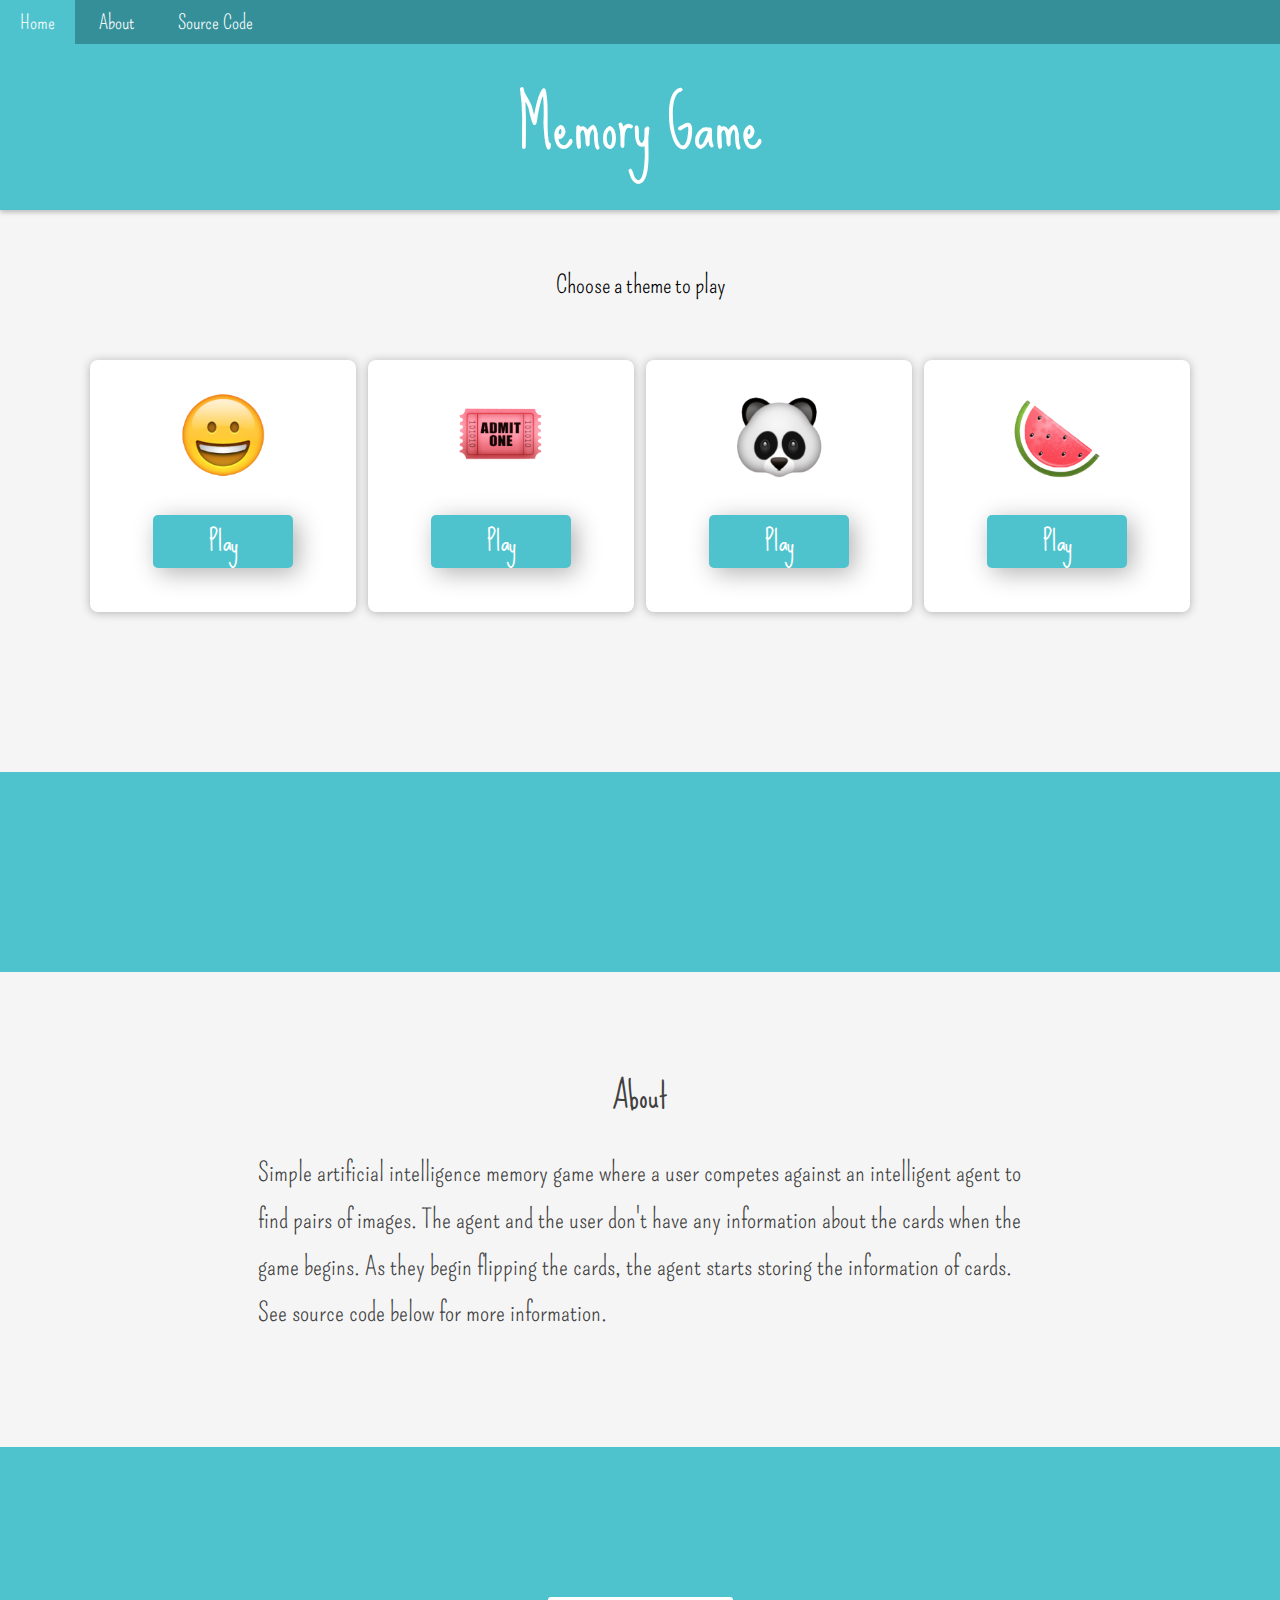
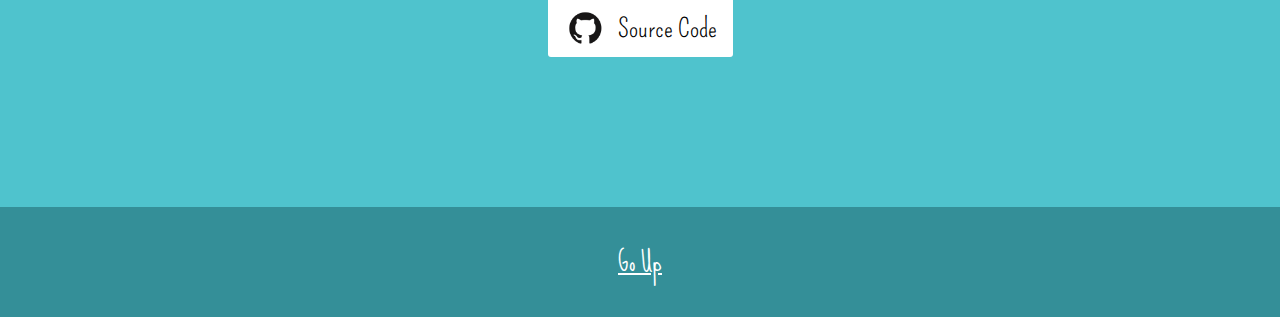
<file: html/index.html>
<!DOCTYPE html>
<html>
<head>
	<!-- a --><script async src="https://www.googletagmanager.com/gtag/js?id=UA-137063116-1"></script><script>window.dataLayer = window.dataLayer || []; function gtag(){dataLayer.push(arguments);} gtag('js', new Date()); gtag('config', 'UA-137063116-1'); </script>
	<meta charset="utf-8">
	<meta name="viewport" content="width=device-with,initial-scale=1">
	<title>Memory Game</title>
	<link rel="stylesheet" type="text/css" href="../css/index.css">
	<link rel="stylesheet" type="text/css" href="../css/index_resp.css">
	<link href="https://fonts.googleapis.com/css?family=Pompiere" rel="stylesheet">
	<link href="https://fonts.googleapis.com/css?family=Sue+Ellen+Francisco" rel="stylesheet">
</head>
<body>
	
	<nav class="nav">
		<div class="nav_item"><a class="nav_link" href="#header_jump">Home</a></div>
		<div class="nav_item"><a class="nav_link" href="#about_jump">About</a></div>
		<div class="nav_item"><a class="nav_link" href="#source_code_jump">Source Code</a></div>
	</nav>

	<header class="header" id="header_jump">
		<div class="header_title">
			<h1 class="header_title_txt">Memory Game</h1>
		</div>
	</header>

	<main class="main">
		<section class="themes">
			<div class="choose_theme">
				<h2 class="choose_theme_txt">Choose a theme to play</h2>
			</div>
			<div class="theme_options">
				<div class="theme_opt" id="theme_opt_1">
					<div class="theme_opt_pic">
						<img class="theme_img" src="../images/home/theme1.png" alt="theme1">
					</div>
					<a class="theme_opt_link" href="../html/theme1.html">
						<div class="theme_opt_button">
							<h4 class="theme_opt_txt">Play</h4>
						</div>
					</a>
				</div>
				<div class="theme_opt" id="theme_opt_2">
					<div class="theme_opt_pic">
						<img class="theme_img" src="../images/home/theme2.png" alt="theme2">
					</div>
					<a class="theme_opt_link" href="../html/theme2.html">
						<div class="theme_opt_button">
							<h4 class="theme_opt_txt">Play</h4>
						</div>
					</a>
				</div>
				<div class="theme_opt" id="theme_opt_3">
					<div class="theme_opt_pic">
						<img class="theme_img" src="../images/home/theme3.png" alt="theme3">
					</div>
					<a class="theme_opt_link" href="../html/theme3.html">
						<div class="theme_opt_button">
							<h4 class="theme_opt_txt">Play</h4>
						</div>
					</a>
				</div>
				<div class="theme_opt" id="theme_opt_4">
					<div class="theme_opt_pic">
						<img class="theme_img" src="../images/home/theme4.png" alt="theme4">
					</div>
					<a class="theme_opt_link" href="../html/theme4.html">
						<div class="theme_opt_button">
							<h4 class="theme_opt_txt">Play</h4>
						</div>
					</a>
				</div>
			</div>
		</section>

		<section class="transparent" >
		</section>

		<section class="about" id="about_jump">
			<div class="about_title">
				<h2 class="about_title_txt">About</h2>
			</div>
			<div class="about_description">
				<p class="about_description_txt">Simple artificial intelligence memory game 
					where a user competes against an intelligent agent to find pairs of images. 
					The agent and the user don't have any information about the cards when the 
					game begins. As they begin flipping the cards, the agent starts storing the 
					information of cards. See source code below for more information.</p>
				<p class="about_description_txt"></p>
			</div>
		</section>

		<section class="source_code" id="source_code_jump">
			<a class="code_link" href="https://github.com/anaavila/ai-memory-game-js">
				<div class="code_button">
					<div class="code_button_pic">
						<img class="code_img" src="../images/home/icon.png" alt="icon">
					</div>
					<div class="code_button_text">
						<h4 class="code_txt">Source Code</h4>
					</div>
				</div>
			</a>
		</section>
	</main>

	<footer class="footer">
		<div class="go_up">
			<a class="go_up_link" href="#header_jump">Go Up</a>
		</div>
	</footer>

</body>
</html>
</file>
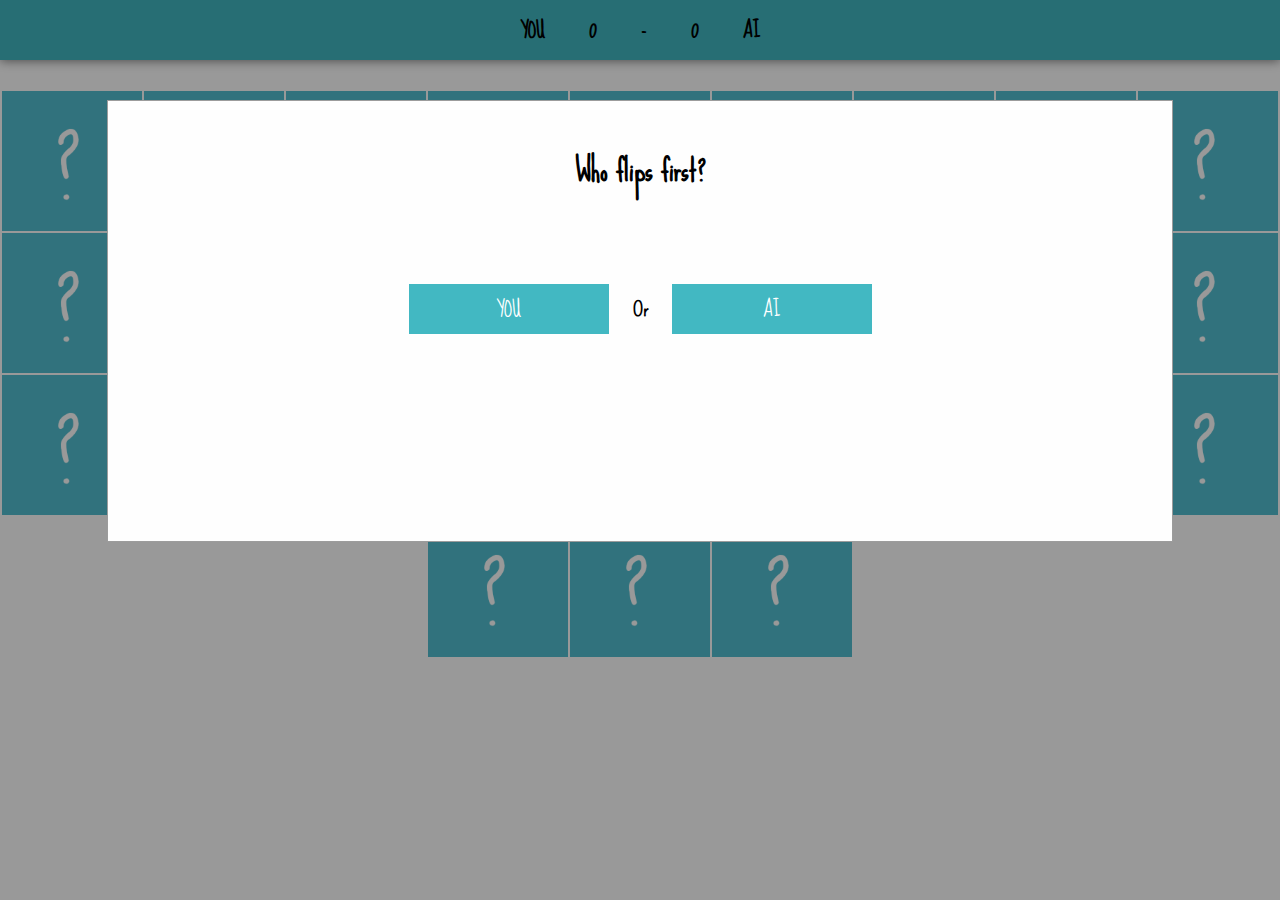
<file: html/theme1.html>
<!DOCTYPE html>
<html>
<head>
	<!-- a --><script async src="https://www.googletagmanager.com/gtag/js?id=UA-137063116-1"></script><script>window.dataLayer = window.dataLayer || []; function gtag(){dataLayer.push(arguments);} gtag('js', new Date()); gtag('config', 'UA-137063116-1'); </script>
	<meta charset="utf-8">
	<meta name="viewport" content="width=device-with,initial-scale=1">
	<title>Playing 30 cards</title>
	<link href="https://fonts.googleapis.com/css?family=Sue+Ellen+Francisco" rel="stylesheet">
	<link href="https://fonts.googleapis.com/css?family=Pompiere" rel="stylesheet">
	<link rel="stylesheet" type="text/css" href="../css/theme.css">
	<link rel="stylesheet" type="text/css" href="../css/theme_resp.css">
</head>
<body>
	<section class="scoring">
		<div class="scoring_info">
			<h4 class="scoring_info_txt" id="turn_user">YOU</h4>
			<h4 class="scoring_info_txt" id="score_user">0</h4>
			<h4 class="scoring_info_txt">-</h4>
			<h4 class="scoring_info_txt" id="score_ai">0</h4>
			<h4 class="scoring_info_txt" id="turn_ai">AI</h4>
		</div>
	</section>

	<section class="cards">
		<div class="card_pos">
		    <img class="card_img" id="pos1" src="../images/theme1/icons/back.png" alt="card image" onclick="userClicksImage('pos1')">
		</div>
		<div class="card_pos">
		    <img class="card_img" id="pos2" src="../images/theme1/icons/back.png" alt="card image" onclick="userClicksImage('pos2')">
		</div>
		<div class="card_pos">
		    <img class="card_img" id="pos3" src="../images/theme1/icons/back.png" alt="card image" onclick="userClicksImage('pos3')">
		</div>
		<div class="card_pos">
		    <img class="card_img" id="pos4" src="../images/theme1/icons/back.png" alt="card image" onclick="userClicksImage('pos4')">
		</div>
		<div class="card_pos">
		    <img class="card_img" id="pos5" src="../images/theme1/icons/back.png" alt="card image" onclick="userClicksImage('pos5')">
		</div>
		<div class="card_pos">
		    <img class="card_img" id="pos6" src="../images/theme1/icons/back.png" alt="card image" onclick="userClicksImage('pos6')">
		</div>
		<div class="card_pos">
		    <img class="card_img" id="pos7" src="../images/theme1/icons/back.png" alt="card image" onclick="userClicksImage('pos7')">
		</div>
		<div class="card_pos">
		    <img class="card_img" id="pos8" src="../images/theme1/icons/back.png" alt="card image" onclick="userClicksImage('pos8')">
		</div>
		<div class="card_pos">
		    <img class="card_img" id="pos9" src="../images/theme1/icons/back.png" alt="card image" onclick="userClicksImage('pos9')">
		</div>
		<div class="card_pos">
		    <img class="card_img" id="pos10" src="../images/theme1/icons/back.png" alt="card image" onclick="userClicksImage('pos10')">
		</div>
		<div class="card_pos">
		    <img class="card_img" id="pos11" src="../images/theme1/icons/back.png" alt="card image" onclick="userClicksImage('pos11')">
		</div>
		<div class="card_pos">
		    <img class="card_img" id="pos12" src="../images/theme1/icons/back.png" alt="card image" onclick="userClicksImage('pos12')">
		</div>
		<div class="card_pos">
		    <img class="card_img" id="pos13" src="../images/theme1/icons/back.png" alt="card image" onclick="userClicksImage('pos13')">
		</div>
		<div class="card_pos">
		    <img class="card_img" id="pos14" src="../images/theme1/icons/back.png" alt="card image" onclick="userClicksImage('pos14')">
		</div>
		<div class="card_pos">
		    <img class="card_img" id="pos15" src="../images/theme1/icons/back.png" alt="card image" onclick="userClicksImage('pos15')">
		</div>
		<div class="card_pos">
		    <img class="card_img" id="pos16" src="../images/theme1/icons/back.png" alt="card image" onclick="userClicksImage('pos16')">
		</div>
		<div class="card_pos">
		    <img class="card_img" id="pos17" src="../images/theme1/icons/back.png" alt="card image" onclick="userClicksImage('pos17')">
		</div>
		<div class="card_pos">
		    <img class="card_img" id="pos18" src="../images/theme1/icons/back.png" alt="card image" onclick="userClicksImage('pos18')">
		</div>
		<div class="card_pos">
		    <img class="card_img" id="pos19" src="../images/theme1/icons/back.png" alt="card image" onclick="userClicksImage('pos19')">
		</div>
		<div class="card_pos">
		    <img class="card_img" id="pos20" src="../images/theme1/icons/back.png" alt="card image" onclick="userClicksImage('pos20')">
		</div>
		<div class="card_pos">
		    <img class="card_img" id="pos21" src="../images/theme1/icons/back.png" alt="card image" onclick="userClicksImage('pos21')">
		</div>
		<div class="card_pos">
		    <img class="card_img" id="pos22" src="../images/theme1/icons/back.png" alt="card image" onclick="userClicksImage('pos22')">
		</div>
		<div class="card_pos">
		    <img class="card_img" id="pos23" src="../images/theme1/icons/back.png" alt="card image" onclick="userClicksImage('pos23')">
		</div>
		<div class="card_pos">
		    <img class="card_img" id="pos24" src="../images/theme1/icons/back.png" alt="card image" onclick="userClicksImage('pos24')">
		</div>
		<div class="card_pos">
		    <img class="card_img" id="pos25" src="../images/theme1/icons/back.png" alt="card image" onclick="userClicksImage('pos25')">
		</div>
		<div class="card_pos">
		    <img class="card_img" id="pos26" src="../images/theme1/icons/back.png" alt="card image" onclick="userClicksImage('pos26')">
		</div>
		<div class="card_pos">
		    <img class="card_img" id="pos27" src="../images/theme1/icons/back.png" alt="card image" onclick="userClicksImage('pos27')">
		</div>
		<div class="card_pos">
		    <img class="card_img" id="pos28" src="../images/theme1/icons/back.png" alt="card image" onclick="userClicksImage('pos28')">
		</div>
		<div class="card_pos">
		    <img class="card_img" id="pos29" src="../images/theme1/icons/back.png" alt="card image" onclick="userClicksImage('pos29')">
		</div>
		<div class="card_pos">
		    <img class="card_img" id="pos30" src="../images/theme1/icons/back.png" alt="card image" onclick="userClicksImage('pos30')">
		</div>
	</section>

	<section class="game_modal" id="start_game_modal">
		<div class="modal_content" id="start_modal_content">
			<div class="lettering" id="start_lettering">
				<h2 class="lettering_txt" id="start_lettering_txt">Who flips first?</h2>
			</div>
			<div class="start_options">
				<div class="start_opt">
					<button class="button" id="button_user" onclick="startingGameModal('user')">YOU</button>
				</div>
				<div class="start_opt">
					<h2 class="or_txt">Or</h2>
				</div>
				<div class="start_opt">
					<button class="button" id="button_ai" onclick="startingGameModal('ai')">AI</button>
				</div>
			</div>
		</div>
	</section>

	<section class="game_modal" id="end_game_modal">
		<div class="modal_content" id="end_modal_content">
			<div class="lettering" id="end_lettering">
				<h2 class="lettering_txt" id="end_lettering_txt">You Won or You Lost</h2>
			</div>
			<div class="scoring_modal">
				<div class="scoring_content">
					<h4 class="scoring_content_txt" id="score_user_txt">YOU</h4>
				</div>
				<div class="scoring_content">
					<h4 class="scoring_content_txt" id="final_score_user">user score</h4>
				</div>
				<div class="scoring_content">
					<h4 class="scoring_content_txt" id="score_separator">-</h4>
				</div>
				<div class="scoring_content">
					<h4 class="scoring_content_txt" id="final_score_ai">ai score</h4>
				</div>
				<div class="scoring_content">
					<h4 class="scoring_content_txt" id="score_ai_txt">AI</h4>
				</div>
			</div>
			<div class="end_options">
				<div class="end_opt">
					<a href="theme1.html" class="button" id="play_again">Play Again</a>
				</div>
				<div class="end_opt">
					<a href="index.html" class="button" id="back_home">Home</a>
				</div>
			</div>
		</div>
	</section>

	<script>var theme = "theme1";</script>
	<script src="../game.js"></script>
</body>
</html>
</file>
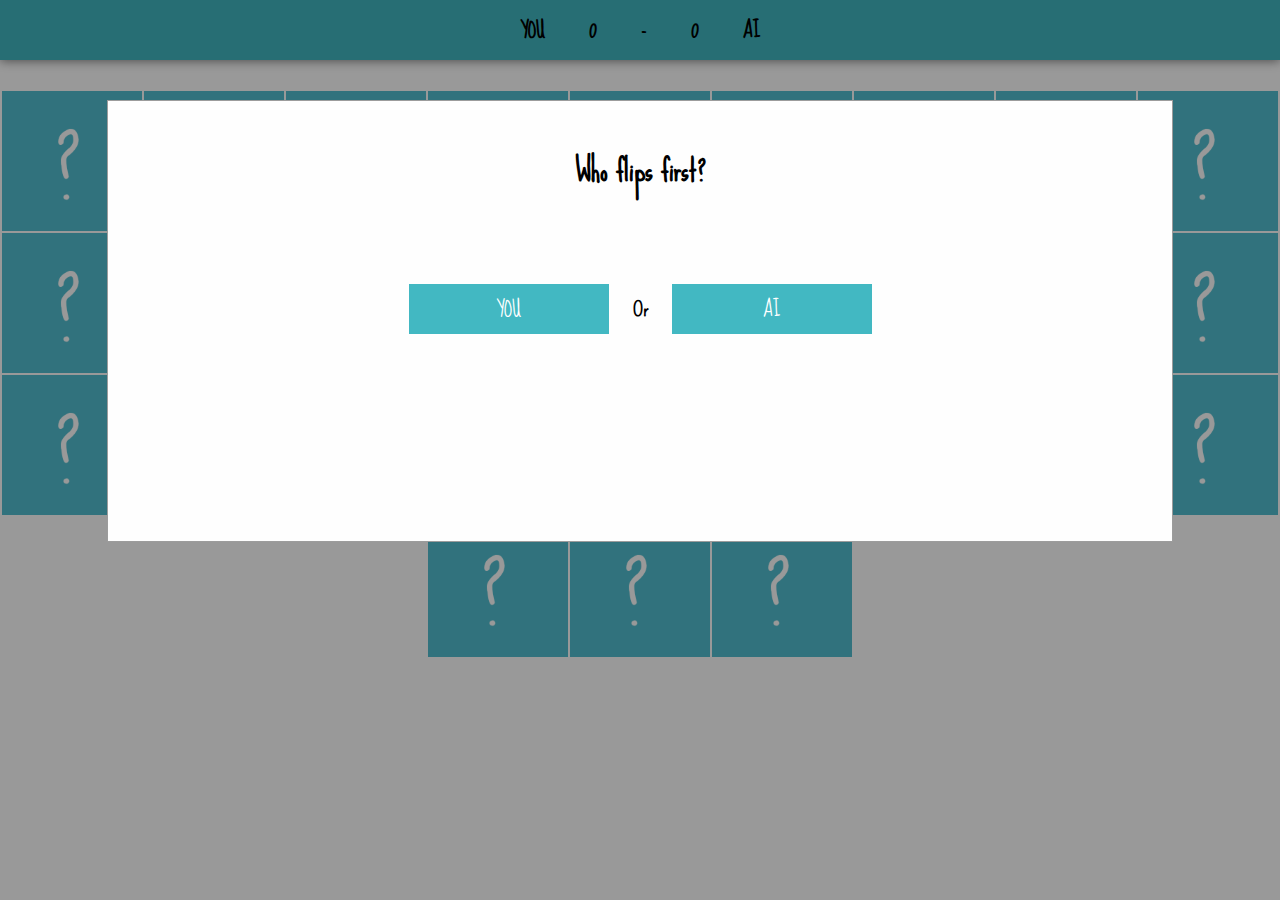
<file: html/theme2.html>
<!DOCTYPE html>
<html>
<head>
	<!-- a --><script async src="https://www.googletagmanager.com/gtag/js?id=UA-137063116-1"></script><script>window.dataLayer = window.dataLayer || []; function gtag(){dataLayer.push(arguments);} gtag('js', new Date()); gtag('config', 'UA-137063116-1'); </script>
	<meta charset="utf-8">
	<meta name="viewport" content="width=device-with,initial-scale=1">
	<title>Playing 30 cards</title>
	<link href="https://fonts.googleapis.com/css?family=Sue+Ellen+Francisco" rel="stylesheet">
	<link href="https://fonts.googleapis.com/css?family=Pompiere" rel="stylesheet">
	<link rel="stylesheet" type="text/css" href="../css/theme.css">
	<link rel="stylesheet" type="text/css" href="../css/theme_resp.css">
</head>
<body>
	<section class="scoring">
		<div class="scoring_info">
			<h4 class="scoring_info_txt" id="turn_user">YOU</h4>
			<h4 class="scoring_info_txt" id="score_user">0</h4>
			<h4 class="scoring_info_txt">-</h4>
			<h4 class="scoring_info_txt" id="score_ai">0</h4>
			<h4 class="scoring_info_txt" id="turn_ai">AI</h4>
		</div>
	</section>

	<section class="cards">
		<div class="card_pos">
		    <img class="card_img" id="pos1" src="../images/theme2/icons/back.png" alt="card image" onclick="userClicksImage('pos1')">
		</div>
		<div class="card_pos">
		    <img class="card_img" id="pos2" src="../images/theme2/icons/back.png" alt="card image" onclick="userClicksImage('pos2')">
		</div>
		<div class="card_pos">
		    <img class="card_img" id="pos3" src="../images/theme2/icons/back.png" alt="card image" onclick="userClicksImage('pos3')">
		</div>
		<div class="card_pos">
		    <img class="card_img" id="pos4" src="../images/theme2/icons/back.png" alt="card image" onclick="userClicksImage('pos4')">
		</div>
		<div class="card_pos">
		    <img class="card_img" id="pos5" src="../images/theme2/icons/back.png" alt="card image" onclick="userClicksImage('pos5')">
		</div>
		<div class="card_pos">
		    <img class="card_img" id="pos6" src="../images/theme2/icons/back.png" alt="card image" onclick="userClicksImage('pos6')">
		</div>
		<div class="card_pos">
		    <img class="card_img" id="pos7" src="../images/theme2/icons/back.png" alt="card image" onclick="userClicksImage('pos7')">
		</div>
		<div class="card_pos">
		    <img class="card_img" id="pos8" src="../images/theme2/icons/back.png" alt="card image" onclick="userClicksImage('pos8')">
		</div>
		<div class="card_pos">
		    <img class="card_img" id="pos9" src="../images/theme2/icons/back.png" alt="card image" onclick="userClicksImage('pos9')">
		</div>
		<div class="card_pos">
		    <img class="card_img" id="pos10" src="../images/theme2/icons/back.png" alt="card image" onclick="userClicksImage('pos10')">
		</div>
		<div class="card_pos">
		    <img class="card_img" id="pos11" src="../images/theme2/icons/back.png" alt="card image" onclick="userClicksImage('pos11')">
		</div>
		<div class="card_pos">
		    <img class="card_img" id="pos12" src="../images/theme2/icons/back.png" alt="card image" onclick="userClicksImage('pos12')">
		</div>
		<div class="card_pos">
		    <img class="card_img" id="pos13" src="../images/theme2/icons/back.png" alt="card image" onclick="userClicksImage('pos13')">
		</div>
		<div class="card_pos">
		    <img class="card_img" id="pos14" src="../images/theme2/icons/back.png" alt="card image" onclick="userClicksImage('pos14')">
		</div>
		<div class="card_pos">
		    <img class="card_img" id="pos15" src="../images/theme2/icons/back.png" alt="card image" onclick="userClicksImage('pos15')">
		</div>
		<div class="card_pos">
		    <img class="card_img" id="pos16" src="../images/theme2/icons/back.png" alt="card image" onclick="userClicksImage('pos16')">
		</div>
		<div class="card_pos">
		    <img class="card_img" id="pos17" src="../images/theme2/icons/back.png" alt="card image" onclick="userClicksImage('pos17')">
		</div>
		<div class="card_pos">
		    <img class="card_img" id="pos18" src="../images/theme2/icons/back.png" alt="card image" onclick="userClicksImage('pos18')">
		</div>
		<div class="card_pos">
		    <img class="card_img" id="pos19" src="../images/theme2/icons/back.png" alt="card image" onclick="userClicksImage('pos19')">
		</div>
		<div class="card_pos">
		    <img class="card_img" id="pos20" src="../images/theme2/icons/back.png" alt="card image" onclick="userClicksImage('pos20')">
		</div>
		<div class="card_pos">
		    <img class="card_img" id="pos21" src="../images/theme2/icons/back.png" alt="card image" onclick="userClicksImage('pos21')">
		</div>
		<div class="card_pos">
		    <img class="card_img" id="pos22" src="../images/theme2/icons/back.png" alt="card image" onclick="userClicksImage('pos22')">
		</div>
		<div class="card_pos">
		    <img class="card_img" id="pos23" src="../images/theme2/icons/back.png" alt="card image" onclick="userClicksImage('pos23')">
		</div>
		<div class="card_pos">
		    <img class="card_img" id="pos24" src="../images/theme2/icons/back.png" alt="card image" onclick="userClicksImage('pos24')">
		</div>
		<div class="card_pos">
		    <img class="card_img" id="pos25" src="../images/theme2/icons/back.png" alt="card image" onclick="userClicksImage('pos25')">
		</div>
		<div class="card_pos">
		    <img class="card_img" id="pos26" src="../images/theme2/icons/back.png" alt="card image" onclick="userClicksImage('pos26')">
		</div>
		<div class="card_pos">
		    <img class="card_img" id="pos27" src="../images/theme2/icons/back.png" alt="card image" onclick="userClicksImage('pos27')">
		</div>
		<div class="card_pos">
		    <img class="card_img" id="pos28" src="../images/theme2/icons/back.png" alt="card image" onclick="userClicksImage('pos28')">
		</div>
		<div class="card_pos">
		    <img class="card_img" id="pos29" src="../images/theme2/icons/back.png" alt="card image" onclick="userClicksImage('pos29')">
		</div>
		<div class="card_pos">
		    <img class="card_img" id="pos30" src="../images/theme2/icons/back.png" alt="card image" onclick="userClicksImage('pos30')">
		</div>
	</section>

	<section class="game_modal" id="start_game_modal">
		<div class="modal_content" id="start_modal_content">
			<div class="lettering" id="start_lettering">
				<h2 class="lettering_txt" id="start_lettering_txt">Who flips first?</h2>
			</div>
			<div class="start_options">
				<div class="start_opt">
					<button class="button" id="button_user" onclick="startingGameModal('user')">YOU</button>
				</div>
				<div class="start_opt">
					<h2 class="or_txt">Or</h2>
				</div>
				<div class="start_opt">
					<button class="button" id="button_ai" onclick="startingGameModal('ai')">AI</button>
				</div>
			</div>
		</div>
	</section>

	<section class="game_modal" id="end_game_modal">
		<div class="modal_content" id="end_modal_content">
			<div class="lettering" id="end_lettering">
				<h2 class="lettering_txt" id="end_lettering_txt">You Won or You Lost</h2>
			</div>
			<div class="scoring_modal">
				<div class="scoring_content">
					<h4 class="scoring_content_txt" id="score_user_txt">YOU</h4>
				</div>
				<div class="scoring_content">
					<h4 class="scoring_content_txt" id="final_score_user">user score</h4>
				</div>
				<div class="scoring_content">
					<h4 class="scoring_content_txt" id="score_separator">-</h4>
				</div>
				<div class="scoring_content">
					<h4 class="scoring_content_txt" id="final_score_ai">ai score</h4>
				</div>
				<div class="scoring_content">
					<h4 class="scoring_content_txt" id="score_ai_txt">AI</h4>
				</div>
			</div>
			<div class="end_options">
				<div class="end_opt">
					<a href="theme2.html" class="button" id="play_again">Play Again</a>
				</div>
				<div class="end_opt">
					<a href="index.html" class="button" id="back_home">Home</a>
				</div>
			</div>
		</div>
	</section>

	<script>var theme = "theme2";</script>
	<script src="../game.js"></script>
</body>
</html>
</file>
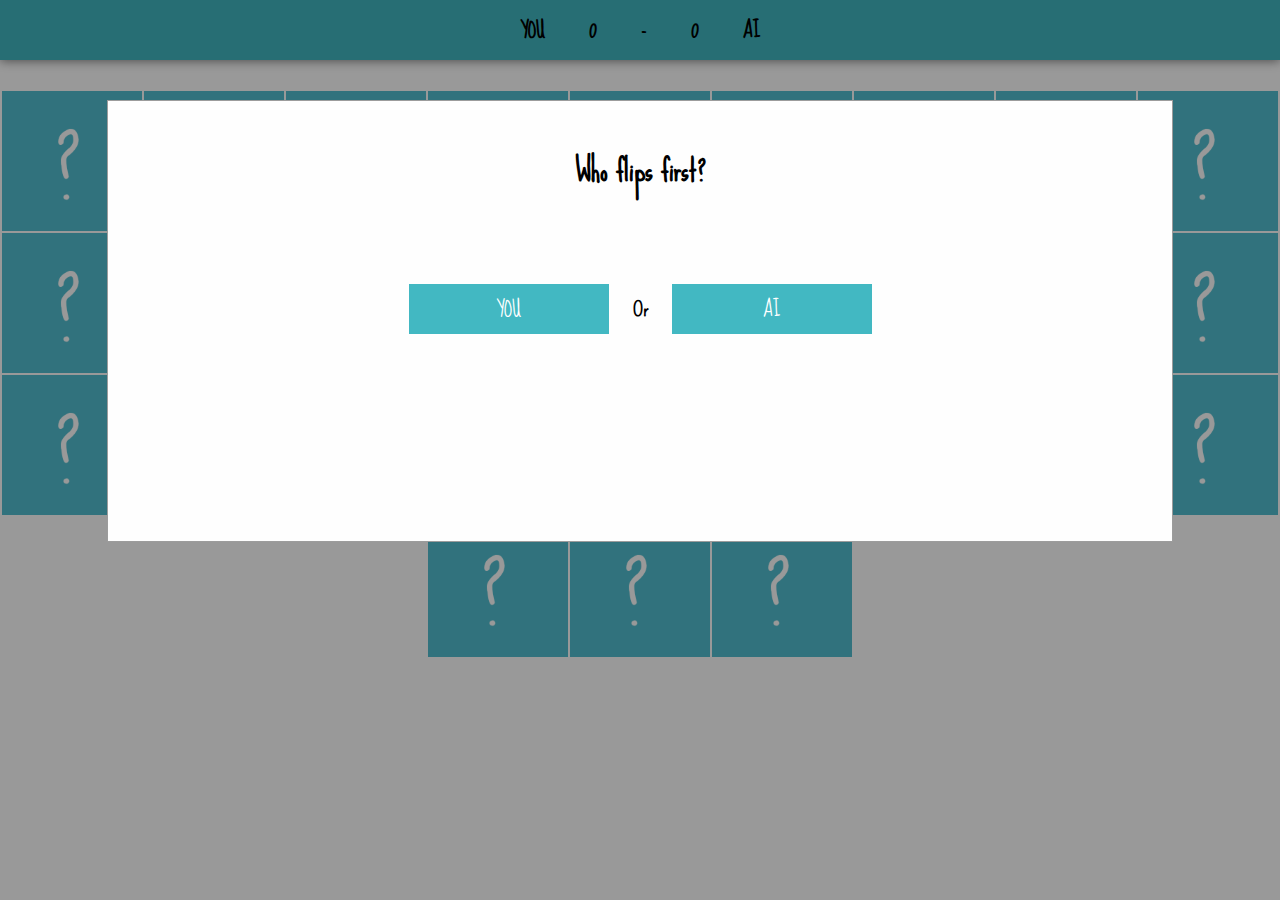
<file: html/theme3.html>
<!DOCTYPE html>
<html>
<head>
	<!-- a --><script async src="https://www.googletagmanager.com/gtag/js?id=UA-137063116-1"></script><script>window.dataLayer = window.dataLayer || []; function gtag(){dataLayer.push(arguments);} gtag('js', new Date()); gtag('config', 'UA-137063116-1'); </script>
	<meta charset="utf-8">
	<meta name="viewport" content="width=device-with,initial-scale=1">
	<title>Playing 30 cards</title>
	<link href="https://fonts.googleapis.com/css?family=Sue+Ellen+Francisco" rel="stylesheet">
	<link href="https://fonts.googleapis.com/css?family=Pompiere" rel="stylesheet">
	<link rel="stylesheet" type="text/css" href="../css/theme.css">
	<link rel="stylesheet" type="text/css" href="../css/theme_resp.css">
</head>
<body>
	<section class="scoring">
		<div class="scoring_info">
			<h4 class="scoring_info_txt" id="turn_user">YOU</h4>
			<h4 class="scoring_info_txt" id="score_user">0</h4>
			<h4 class="scoring_info_txt">-</h4>
			<h4 class="scoring_info_txt" id="score_ai">0</h4>
			<h4 class="scoring_info_txt" id="turn_ai">AI</h4>
		</div>
	</section>

	<section class="cards">
		<div class="card_pos">
		    <img class="card_img" id="pos1" src="../images/theme3/icons/back.png" alt="card image" onclick="userClicksImage('pos1')">
		</div>
		<div class="card_pos">
		    <img class="card_img" id="pos2" src="../images/theme3/icons/back.png" alt="card image" onclick="userClicksImage('pos2')">
		</div>
		<div class="card_pos">
		    <img class="card_img" id="pos3" src="../images/theme3/icons/back.png" alt="card image" onclick="userClicksImage('pos3')">
		</div>
		<div class="card_pos">
		    <img class="card_img" id="pos4" src="../images/theme3/icons/back.png" alt="card image" onclick="userClicksImage('pos4')">
		</div>
		<div class="card_pos">
		    <img class="card_img" id="pos5" src="../images/theme3/icons/back.png" alt="card image" onclick="userClicksImage('pos5')">
		</div>
		<div class="card_pos">
		    <img class="card_img" id="pos6" src="../images/theme3/icons/back.png" alt="card image" onclick="userClicksImage('pos6')">
		</div>
		<div class="card_pos">
		    <img class="card_img" id="pos7" src="../images/theme3/icons/back.png" alt="card image" onclick="userClicksImage('pos7')">
		</div>
		<div class="card_pos">
		    <img class="card_img" id="pos8" src="../images/theme3/icons/back.png" alt="card image" onclick="userClicksImage('pos8')">
		</div>
		<div class="card_pos">
		    <img class="card_img" id="pos9" src="../images/theme3/icons/back.png" alt="card image" onclick="userClicksImage('pos9')">
		</div>
		<div class="card_pos">
		    <img class="card_img" id="pos10" src="../images/theme3/icons/back.png" alt="card image" onclick="userClicksImage('pos10')">
		</div>
		<div class="card_pos">
		    <img class="card_img" id="pos11" src="../images/theme3/icons/back.png" alt="card image" onclick="userClicksImage('pos11')">
		</div>
		<div class="card_pos">
		    <img class="card_img" id="pos12" src="../images/theme3/icons/back.png" alt="card image" onclick="userClicksImage('pos12')">
		</div>
		<div class="card_pos">
		    <img class="card_img" id="pos13" src="../images/theme3/icons/back.png" alt="card image" onclick="userClicksImage('pos13')">
		</div>
		<div class="card_pos">
		    <img class="card_img" id="pos14" src="../images/theme3/icons/back.png" alt="card image" onclick="userClicksImage('pos14')">
		</div>
		<div class="card_pos">
		    <img class="card_img" id="pos15" src="../images/theme3/icons/back.png" alt="card image" onclick="userClicksImage('pos15')">
		</div>
		<div class="card_pos">
		    <img class="card_img" id="pos16" src="../images/theme3/icons/back.png" alt="card image" onclick="userClicksImage('pos16')">
		</div>
		<div class="card_pos">
		    <img class="card_img" id="pos17" src="../images/theme3/icons/back.png" alt="card image" onclick="userClicksImage('pos17')">
		</div>
		<div class="card_pos">
		    <img class="card_img" id="pos18" src="../images/theme3/icons/back.png" alt="card image" onclick="userClicksImage('pos18')">
		</div>
		<div class="card_pos">
		    <img class="card_img" id="pos19" src="../images/theme3/icons/back.png" alt="card image" onclick="userClicksImage('pos19')">
		</div>
		<div class="card_pos">
		    <img class="card_img" id="pos20" src="../images/theme3/icons/back.png" alt="card image" onclick="userClicksImage('pos20')">
		</div>
		<div class="card_pos">
		    <img class="card_img" id="pos21" src="../images/theme3/icons/back.png" alt="card image" onclick="userClicksImage('pos21')">
		</div>
		<div class="card_pos">
		    <img class="card_img" id="pos22" src="../images/theme3/icons/back.png" alt="card image" onclick="userClicksImage('pos22')">
		</div>
		<div class="card_pos">
		    <img class="card_img" id="pos23" src="../images/theme3/icons/back.png" alt="card image" onclick="userClicksImage('pos23')">
		</div>
		<div class="card_pos">
		    <img class="card_img" id="pos24" src="../images/theme3/icons/back.png" alt="card image" onclick="userClicksImage('pos24')">
		</div>
		<div class="card_pos">
		    <img class="card_img" id="pos25" src="../images/theme3/icons/back.png" alt="card image" onclick="userClicksImage('pos25')">
		</div>
		<div class="card_pos">
		    <img class="card_img" id="pos26" src="../images/theme3/icons/back.png" alt="card image" onclick="userClicksImage('pos26')">
		</div>
		<div class="card_pos">
		    <img class="card_img" id="pos27" src="../images/theme3/icons/back.png" alt="card image" onclick="userClicksImage('pos27')">
		</div>
		<div class="card_pos">
		    <img class="card_img" id="pos28" src="../images/theme3/icons/back.png" alt="card image" onclick="userClicksImage('pos28')">
		</div>
		<div class="card_pos">
		    <img class="card_img" id="pos29" src="../images/theme3/icons/back.png" alt="card image" onclick="userClicksImage('pos29')">
		</div>
		<div class="card_pos">
		    <img class="card_img" id="pos30" src="../images/theme3/icons/back.png" alt="card image" onclick="userClicksImage('pos30')">
		</div>
	</section>

	<section class="game_modal" id="start_game_modal">
		<div class="modal_content" id="start_modal_content">
			<div class="lettering" id="start_lettering">
				<h2 class="lettering_txt" id="start_lettering_txt">Who flips first?</h2>
			</div>
			<div class="start_options">
				<div class="start_opt">
					<button class="button" id="button_user" onclick="startingGameModal('user')">YOU</button>
				</div>
				<div class="start_opt">
					<h2 class="or_txt">Or</h2>
				</div>
				<div class="start_opt">
					<button class="button" id="button_ai" onclick="startingGameModal('ai')">AI</button>
				</div>
			</div>
		</div>
	</section>

	<section class="game_modal" id="end_game_modal">
		<div class="modal_content" id="end_modal_content">
			<div class="lettering" id="end_lettering">
				<h2 class="lettering_txt" id="end_lettering_txt">You Won or You Lost</h2>
			</div>
			<div class="scoring_modal">
				<div class="scoring_content">
					<h4 class="scoring_content_txt" id="score_user_txt">YOU</h4>
				</div>
				<div class="scoring_content">
					<h4 class="scoring_content_txt" id="final_score_user">user score</h4>
				</div>
				<div class="scoring_content">
					<h4 class="scoring_content_txt" id="score_separator">-</h4>
				</div>
				<div class="scoring_content">
					<h4 class="scoring_content_txt" id="final_score_ai">ai score</h4>
				</div>
				<div class="scoring_content">
					<h4 class="scoring_content_txt" id="score_ai_txt">AI</h4>
				</div>
			</div>
			<div class="end_options">
				<div class="end_opt">
					<a href="theme3.html" class="button" id="play_again">Play Again</a>
				</div>
				<div class="end_opt">
					<a href="index.html" class="button" id="back_home">Home</a>
				</div>
			</div>
		</div>
	</section>

	<script>var theme = "theme3";</script>
	<script src="../game.js"></script>
</body>
</html>
</file>
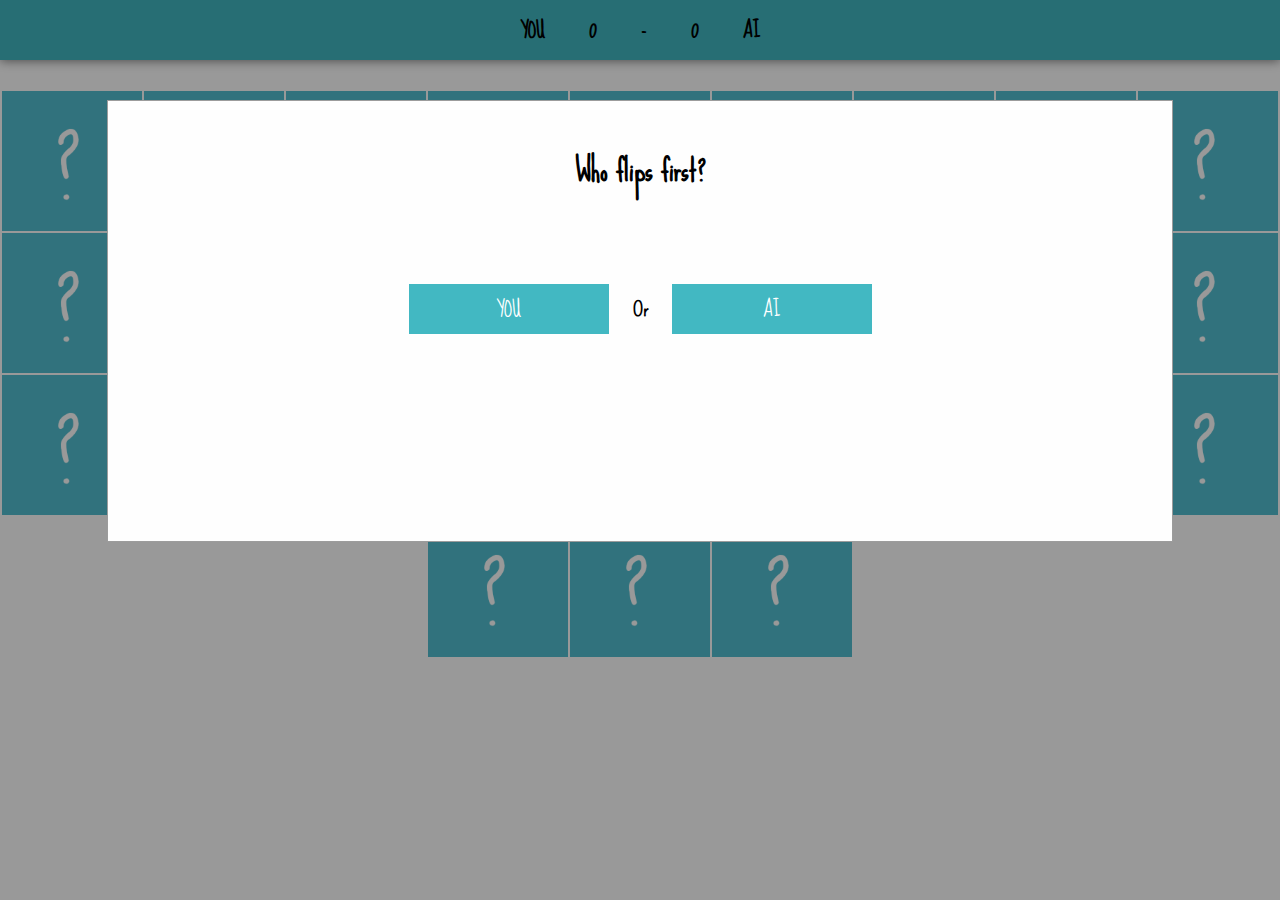
<file: html/theme4.html>
<!DOCTYPE html>
<html>
<head>
	<!-- a --><script async src="https://www.googletagmanager.com/gtag/js?id=UA-137063116-1"></script><script>window.dataLayer = window.dataLayer || []; function gtag(){dataLayer.push(arguments);} gtag('js', new Date()); gtag('config', 'UA-137063116-1'); </script>
	<meta charset="utf-8">
	<meta name="viewport" content="width=device-with,initial-scale=1">
	<title>Playing 30 cards</title>
	<link href="https://fonts.googleapis.com/css?family=Sue+Ellen+Francisco" rel="stylesheet">
	<link href="https://fonts.googleapis.com/css?family=Pompiere" rel="stylesheet">
	<link rel="stylesheet" type="text/css" href="../css/theme.css">
	<link rel="stylesheet" type="text/css" href="../css/theme_resp.css">
</head>
<body>
	<section class="scoring">
		<div class="scoring_info">
			<h4 class="scoring_info_txt" id="turn_user">YOU</h4>
			<h4 class="scoring_info_txt" id="score_user">0</h4>
			<h4 class="scoring_info_txt">-</h4>
			<h4 class="scoring_info_txt" id="score_ai">0</h4>
			<h4 class="scoring_info_txt" id="turn_ai">AI</h4>
		</div>
	</section>

	<section class="cards">
		<div class="card_pos">
		    <img class="card_img" id="pos1" src="../images/theme4/icons/back.png" alt="card image" onclick="userClicksImage('pos1')">
		</div>
		<div class="card_pos">
		    <img class="card_img" id="pos2" src="../images/theme4/icons/back.png" alt="card image" onclick="userClicksImage('pos2')">
		</div>
		<div class="card_pos">
		    <img class="card_img" id="pos3" src="../images/theme4/icons/back.png" alt="card image" onclick="userClicksImage('pos3')">
		</div>
		<div class="card_pos">
		    <img class="card_img" id="pos4" src="../images/theme4/icons/back.png" alt="card image" onclick="userClicksImage('pos4')">
		</div>
		<div class="card_pos">
		    <img class="card_img" id="pos5" src="../images/theme4/icons/back.png" alt="card image" onclick="userClicksImage('pos5')">
		</div>
		<div class="card_pos">
		    <img class="card_img" id="pos6" src="../images/theme4/icons/back.png" alt="card image" onclick="userClicksImage('pos6')">
		</div>
		<div class="card_pos">
		    <img class="card_img" id="pos7" src="../images/theme4/icons/back.png" alt="card image" onclick="userClicksImage('pos7')">
		</div>
		<div class="card_pos">
		    <img class="card_img" id="pos8" src="../images/theme4/icons/back.png" alt="card image" onclick="userClicksImage('pos8')">
		</div>
		<div class="card_pos">
		    <img class="card_img" id="pos9" src="../images/theme4/icons/back.png" alt="card image" onclick="userClicksImage('pos9')">
		</div>
		<div class="card_pos">
		    <img class="card_img" id="pos10" src="../images/theme4/icons/back.png" alt="card image" onclick="userClicksImage('pos10')">
		</div>
		<div class="card_pos">
		    <img class="card_img" id="pos11" src="../images/theme4/icons/back.png" alt="card image" onclick="userClicksImage('pos11')">
		</div>
		<div class="card_pos">
		    <img class="card_img" id="pos12" src="../images/theme4/icons/back.png" alt="card image" onclick="userClicksImage('pos12')">
		</div>
		<div class="card_pos">
		    <img class="card_img" id="pos13" src="../images/theme4/icons/back.png" alt="card image" onclick="userClicksImage('pos13')">
		</div>
		<div class="card_pos">
		    <img class="card_img" id="pos14" src="../images/theme4/icons/back.png" alt="card image" onclick="userClicksImage('pos14')">
		</div>
		<div class="card_pos">
		    <img class="card_img" id="pos15" src="../images/theme4/icons/back.png" alt="card image" onclick="userClicksImage('pos15')">
		</div>
		<div class="card_pos">
		    <img class="card_img" id="pos16" src="../images/theme4/icons/back.png" alt="card image" onclick="userClicksImage('pos16')">
		</div>
		<div class="card_pos">
		    <img class="card_img" id="pos17" src="../images/theme4/icons/back.png" alt="card image" onclick="userClicksImage('pos17')">
		</div>
		<div class="card_pos">
		    <img class="card_img" id="pos18" src="../images/theme4/icons/back.png" alt="card image" onclick="userClicksImage('pos18')">
		</div>
		<div class="card_pos">
		    <img class="card_img" id="pos19" src="../images/theme4/icons/back.png" alt="card image" onclick="userClicksImage('pos19')">
		</div>
		<div class="card_pos">
		    <img class="card_img" id="pos20" src="../images/theme4/icons/back.png" alt="card image" onclick="userClicksImage('pos20')">
		</div>
		<div class="card_pos">
		    <img class="card_img" id="pos21" src="../images/theme4/icons/back.png" alt="card image" onclick="userClicksImage('pos21')">
		</div>
		<div class="card_pos">
		    <img class="card_img" id="pos22" src="../images/theme4/icons/back.png" alt="card image" onclick="userClicksImage('pos22')">
		</div>
		<div class="card_pos">
		    <img class="card_img" id="pos23" src="../images/theme4/icons/back.png" alt="card image" onclick="userClicksImage('pos23')">
		</div>
		<div class="card_pos">
		    <img class="card_img" id="pos24" src="../images/theme4/icons/back.png" alt="card image" onclick="userClicksImage('pos24')">
		</div>
		<div class="card_pos">
		    <img class="card_img" id="pos25" src="../images/theme4/icons/back.png" alt="card image" onclick="userClicksImage('pos25')">
		</div>
		<div class="card_pos">
		    <img class="card_img" id="pos26" src="../images/theme4/icons/back.png" alt="card image" onclick="userClicksImage('pos26')">
		</div>
		<div class="card_pos">
		    <img class="card_img" id="pos27" src="../images/theme4/icons/back.png" alt="card image" onclick="userClicksImage('pos27')">
		</div>
		<div class="card_pos">
		    <img class="card_img" id="pos28" src="../images/theme4/icons/back.png" alt="card image" onclick="userClicksImage('pos28')">
		</div>
		<div class="card_pos">
		    <img class="card_img" id="pos29" src="../images/theme4/icons/back.png" alt="card image" onclick="userClicksImage('pos29')">
		</div>
		<div class="card_pos">
		    <img class="card_img" id="pos30" src="../images/theme4/icons/back.png" alt="card image" onclick="userClicksImage('pos30')">
		</div>
	</section>

	<section class="game_modal" id="start_game_modal">
		<div class="modal_content" id="start_modal_content">
			<div class="lettering" id="start_lettering">
				<h2 class="lettering_txt" id="start_lettering_txt">Who flips first?</h2>
			</div>
			<div class="start_options">
				<div class="start_opt">
					<button class="button" id="button_user" onclick="startingGameModal('user')">YOU</button>
				</div>
				<div class="start_opt">
					<h2 class="or_txt">Or</h2>
				</div>
				<div class="start_opt">
					<button class="button" id="button_ai" onclick="startingGameModal('ai')">AI</button>
				</div>
			</div>
		</div>
	</section>

	<section class="game_modal" id="end_game_modal">
		<div class="modal_content" id="end_modal_content">
			<div class="lettering" id="end_lettering">
				<h2 class="lettering_txt" id="end_lettering_txt">You Won or You Lost</h2>
			</div>
			<div class="scoring_modal">
				<div class="scoring_content">
					<h4 class="scoring_content_txt" id="score_user_txt">YOU</h4>
				</div>
				<div class="scoring_content">
					<h4 class="scoring_content_txt" id="final_score_user">user score</h4>
				</div>
				<div class="scoring_content">
					<h4 class="scoring_content_txt" id="score_separator">-</h4>
				</div>
				<div class="scoring_content">
					<h4 class="scoring_content_txt" id="final_score_ai">ai score</h4>
				</div>
				<div class="scoring_content">
					<h4 class="scoring_content_txt" id="score_ai_txt">AI</h4>
				</div>
			</div>
			<div class="end_options">
				<div class="end_opt">
					<a href="theme4.html" class="button" id="play_again">Play Again</a>
				</div>
				<div class="end_opt">
					<a href="index.html" class="button" id="back_home">Home</a>
				</div>
			</div>
		</div>
	</section>

	<script>var theme = "theme4";</script>
	<script src="../game.js"></script>
</body>
</html>
</file>
<file: css/index.css>
body, html {
	margin: 0;
	padding: 0;
	width: 100%;
	height: 100%;
	background-color: #F5F5F6;
}

/*
 *
 *	Nav
 *
 */

.nav {
	display: none;
	background-color: #348F98;
	position: fixed;
	width: 100%;
}

.nav_item {
	display: inline-block;
	padding-top: 10px;
	padding-bottom: 10px;
}

.nav_link {
	padding-top: 10px;
	padding-bottom: 10px;
	padding-left: 20px;
	padding-right: 20px;
	text-decoration: none;
	font-family: 'Pompiere', cursive;
	font-size: 20px;
	color: white;
}

.nav_link:hover {
	background-color: #4FC3CD;
}

/*
 *
 *	Header
 *
*/

.header {
	position: fixed;
	background-color: #4FC3CD;
	width: 100%;
	height: 60px;
	box-shadow: 0 2px 5px rgba(0, 0, 0, 0.26);
}

.header_title {
	text-align: center;
	line-height: 60px;
}

.header_title_txt {
	margin: 0;
	font-family: 'Sue Ellen Francisco', cursive;
	font-size: 27px;
	font-weight: 100;
	color: white;
}

/*
 *
 *	Main
 *
*/

.main {
	padding-top: 60px;
}

/*
 *	Section - themes
*/

.themes {
	padding-bottom: 100px;
}

.choose_theme {
	text-align: center;
	padding: 40px;
}

.choose_theme_txt {
	margin: 0;
	font-family: 'Pompiere', cursive;
	font-weight: 100;
	font-size: 22px;
}

.theme_options {
	width: calc(100% - 20px);
	margin-left: auto;
	margin-right: auto;
}

.theme_opt {
	display: inline-block;
	width: 100%;
	height: 150px;
	margin-bottom: 10px;
	text-align: center;
	background-color: white;
	border-radius: 8px;
	box-shadow: 0px 1px 10px #B1B1B1;
}

.theme_opt_pic {
	display: inline-block;
	width: 120px;
	line-height: 150px;
	margin-right: 8%;
}

.theme_img {
	width: 120px;
	vertical-align: middle;
}

.theme_opt_link {
	text-decoration: none;
}

.theme_opt_button {
	display: inline-block;
	width: 120px;
	background-color: #4FC3CD;
	border-radius: 5px;
	vertical-align: middle;
	margin-left: 8%;
	box-shadow: 5px 5px 25px #B1B1B1;
}

.theme_opt_button:hover {
	box-shadow: 0px 1px 10px #B1B1B1;
}

.theme_opt_txt {
	margin: 5px;
	font-family: 'Sue Ellen Francisco', cursive;
	font-weight: 100;
	color: white;
	font-size: 20px;
}

/*
 *	Section - transparent
*/

.transparent {
	background-color: #4FC3CD;
	height: 150px;
}

/*
 *	Section - About
*/

.about {
	padding-top: 40px;
	padding-bottom: 40px;
}

.about_title {
	margin-left: 20px;
	margin-right: 20px;
	text-align: center;
}

.about_title_txt {
	font-family: 'Sue Ellen Francisco', cursive;
	font-weight: 100;
	font-size: 30px;
	color: #404040;
	margin: 0;
}

.about_description {
	margin: 20px;
}

.about_description_txt {
	margin: 0;
	margin-left: 5%;
	margin-right: 5%;
	font-family: 'Pompiere', cursive;
	font-weight: 100;
	font-size: 25px;
	color: #404040;
	line-height: 1.5;
}

/*
 *	Section - source_code
*/

.source_code {
	background-color: #4FC3CD;
	padding-top: 150px;
	padding-bottom: 150px;
}

.code_link {
	text-decoration: none;
	text-align: center;
	display: block;
	width: 185px;
	height: 60px;
	margin-left: auto;
	margin-right: auto;
}

.code_link:hover {
	box-shadow: 0px 1px 10px grey;
}

.code_button {
	background-color: white;
	height: 60px;
	line-height: 60px;
	border-radius: 3px;
}

.code_button_pic {
	display: inline-block;
	width: 40px;
	height: 60px;
	margin-right: 5px;
}

.code_img {
	display: inline-block;
	width: 40px;
	vertical-align: middle;
}

.code_button_text {
	display: inline-block;
	margin-left: 5px;
}

.code_txt {
	display: inline-block;
	margin: 0;
	font-family: 'Pompiere', cursive;
	font-weight: 100;
	font-size: 26px;
	color: black;
	line-height: 1.2;
	vertical-align: middle;
}

/*
 *
 *	Footer
 *
*/

.footer {
	background-color: #348F98;
	padding-top: 30px;
	padding-bottom: 30px;
}

.go_up {
	text-align: center;
}

.go_up_link {
	font-family: 'Sue Ellen Francisco', cursive;
	font-weight: 100;
	font-size: 25px;
	color: white;
}
</file>
<file: css/index_resp.css>
@media screen and (min-width: 451px) and (max-width: 570px) {
	.header {
		height: 70px;
	}
	.header_title {
		line-height: 70px;
	}
	.header_title_txt {
		font-size: 30px;
	}
	.main {
		padding-top: 70px;
	}
	.choose_theme {
		padding-top: 50px;
		padding-bottom: 50px;
	}
	.theme_opt {
		height: 200px;
	}
	.theme_opt_pic {
		width: 140px;
		line-height: 200px;
	}
	.theme_img {
		width: 140px;
	}
	.theme_opt_button {
		width: 140px;
	}
	.theme_opt_txt {
		font-size: 25px;
	}
	.about {
		padding-top: 60px;
		padding-bottom: 60px;
	}
}

@media screen and (min-width: 858px) {
	.about_title_txt {
		font-size: 34px;
	}
	.about_description {
		margin-left: auto;
		margin-right: auto;
		width: 850px;
	}
	.about_description_txt {
		font-size: 26px;
		line-height: 1.5;
	}
	.about {
		padding-top: 60px;
		padding-bottom: 60px;
	}
}

@media screen and (min-width: 571px) and (max-width: 1000px) {
	.header {
		height: 70px;
	}
	.header_title {
		line-height: 70px;
	}
	.header_title_txt {
		font-size: 30px;
	}
	.main {
		padding-top: 70px;
	}
	.choose_theme {
		padding-top: 55px;
		padding-bottom: 55px;
	}
	.theme_options {
		width: calc(100% - 22px);
		margin-left: auto;
		margin-right: auto;
	}
	.theme_opt {
		width: calc(50% - 4px);
		margin-left: auto;
		margin-right: auto;
		height: 252px;
	}
	#theme_opt_1, #theme_opt_3 {
		margin-right: 2px;
	}
	#theme_opt_2, #theme_opt_4 {
		margin-left: 2px;
	}
	.theme_opt_pic {
		display: block;
		width: 120px;
		margin: auto;
	}
	.theme_img {
		width: 120px;
	}
	.theme_opt_button {
		display: block;
		width: 140px;
		margin: auto;
	}
	.theme_opt_txt {
		font-size: 27px;
	}
	.about {
		padding-top: 60px;
		padding-bottom: 60px;
	}
}

@media screen and (min-width: 1001px) {
	.nav {
		display: block;
	}
	.header {
		position: static;
		padding-top: 40px;
		height: 170px;
	}
	.header_title {
		line-height: 170px;
	}
	.header_title_txt {
		font-size: 65px;
	}
	.main {
		padding-top: 0px;
	}
	.themes {
		padding-bottom: 150px;
	}
	.choose_theme {
		padding-top: 60px;
		padding-bottom: 60px;
	}
	.choose_theme_txt {
		font-size: 25px;
	}
	.theme_opt {
		width: calc(25% - 5.3px);
		margin-left: auto;
		margin-right: auto;
		height: 252px;
	}

	#theme_opt_1, #theme_opt_2, #theme_opt_3 {
		margin-right: 1.5px;
	}

	#theme_opt_2, #theme_opt_3, #theme_opt_4 {
		margin-left: 1.5px;
	}

	.theme_opt_pic {
		display: block;
		width: 120px;
		margin: auto;
	}
	.theme_img {
		width: 120px;
	}
	.theme_opt_button {
		display: block;
		width: 140px;
		margin: auto;
	}
	.theme_opt_txt {
		font-size: 27px;
	}
	.about {
		padding-top: 90px;
		padding-bottom: 90px;
	}
	.about_description_txt {
		line-height: 1.8;
	}
	.transparent {
		height: 200px;
	}
}

@media screen and (min-width: 1140px) {
	.theme_options {
		width: 1100px;
	}
	.theme_opt {
		width: calc(25% - 9px);
	}
	#theme_opt_1, #theme_opt_2, #theme_opt_3 {
		margin-right: 4px;
	}
	#theme_opt_2, #theme_opt_3, #theme_opt_4 {
		margin-left: 4px;
	}
}
</file>
<file: css/theme.css>
body, html {
	margin: 0;
	padding: 0;
	width: 100%;
	height: 100%;
}

/*
 *
 * Scoring
 *
 */

.scoring {
	box-shadow: 0px 1px 10px grey;
	margin-bottom: 30px;
	text-align: center;
	width: 100%;
	height: 60px;
	background-color: #42B8C2;
}

.scoring_info {
	line-height: 60px;
}

.scoring_info_txt {
	display: inline-block;
	padding-left: 20px;
	padding-right: 20px;
	font-family: 'Sue Ellen Francisco', cursive;
	font-size: 20px;
	margin: 0;
}

/*
 *
 * Cards
 *
 */

.cards {
	display: flex;
	flex-wrap: wrap;
	justify-content: center;
}

.card_pos {
	cursor: pointer;
	display: inline-block;
}

.card_pos > img {
	width: 70px;
	float: left;
	margin: 1px;
}

/*
 *
 * Modals
 *
 */
.game_modal {
	position: fixed;
	padding-top: 100px;
	left: 0;
	top: 0;
	width: 100%;
	height: 100%;
	background-color: rgba(0,0,0,0.4);
}

 #start_game_modal {
 	display: block;
 }

 #end_game_modal {
 	display: none;
 }

.modal_content {
	text-align: center;
	background-color: #fefefe;
	border: 1px solid #9C9C9C;
	margin: auto;
	padding: 20px;
	width: 80%;
	height: 400px;
}

.lettering  {
	font-family: 'Sue Ellen Francisco', cursive;
	font-size: 20px;
	margin-top: 20px;
}

.lettering_txt, .scoring_content_txt {
	margin: 0px;
}

.scoring_modal {
	margin-top: 10px;
}

.scoring_content {
	display: inline-block;
	font-family: 'Pompiere', cursive;
	font-size: 20px;
	font-weight: 100;
	padding-left: 10px;
	padding-right: 10px;
}

.start_opt, .end_opt {
	display: inline-block;
	padding-left: 10px;
	padding-right: 10px;
}

.or_txt {
	font-family: 'Pompiere', cursive;
	font-size: 20px;
}

.button {
    border: none;
    color: white;
    text-align: center;
    text-decoration: none;
    display: inline-block;
    font-size: 20px;
    cursor: pointer;
    font-family: 'Sue Ellen Francisco', cursive;
    width: 200px;
	height: 50px;
	background-color: #42B8C2;
}

#play_again, #back_home {
	padding-top: 10px;
	margin: 10px;
}
</file>
<file: css/theme_resp.css>
/* Portrait */

/*
 *
 * cards
 *
 */

@media screen and (min-width: 431px) {
	.card_pos > img {
		width: 80px;
		margin: 1px;
	}
}
@media screen and (min-width: 491px) {
	.card_pos > img {
		width: 90px;
		margin: 1px;
	}
}
@media screen and (min-width: 643px) {
	.card_pos > img {
		width: 100px;
		margin: 1px;
	}
}
@media screen and (min-width: 729px) {
	.card_pos > img {
		width: 110px;
		margin: 1px;
	}
}
@media screen and (min-width: 1008px) {
	.card_pos > img {
		width: 120px;
		margin: 1px;
	}
}
@media screen and (min-width: 1113px) {
	.card_pos > img {
		width: 130px;
		margin: 1px;
	}
}
@media screen and (min-width: 1203px) {
	.card_pos > img {
		width: 140px;
		margin: 1px;
	}
}

/*
 *
 * Modals
 *
 */

@media screen and (max-width: 700px) {
 	.start_options, .scoring_modal, .end_options {
		width: 250px;
		margin-left: auto;
		margin-right: auto;
	}
	.start_options, .end_options {
		margin-top: 60px;
	}
}

@media screen and (min-width: 701px) {
	.start_options, .end_options {
		margin-top: 80px;
	}
}
</file>
